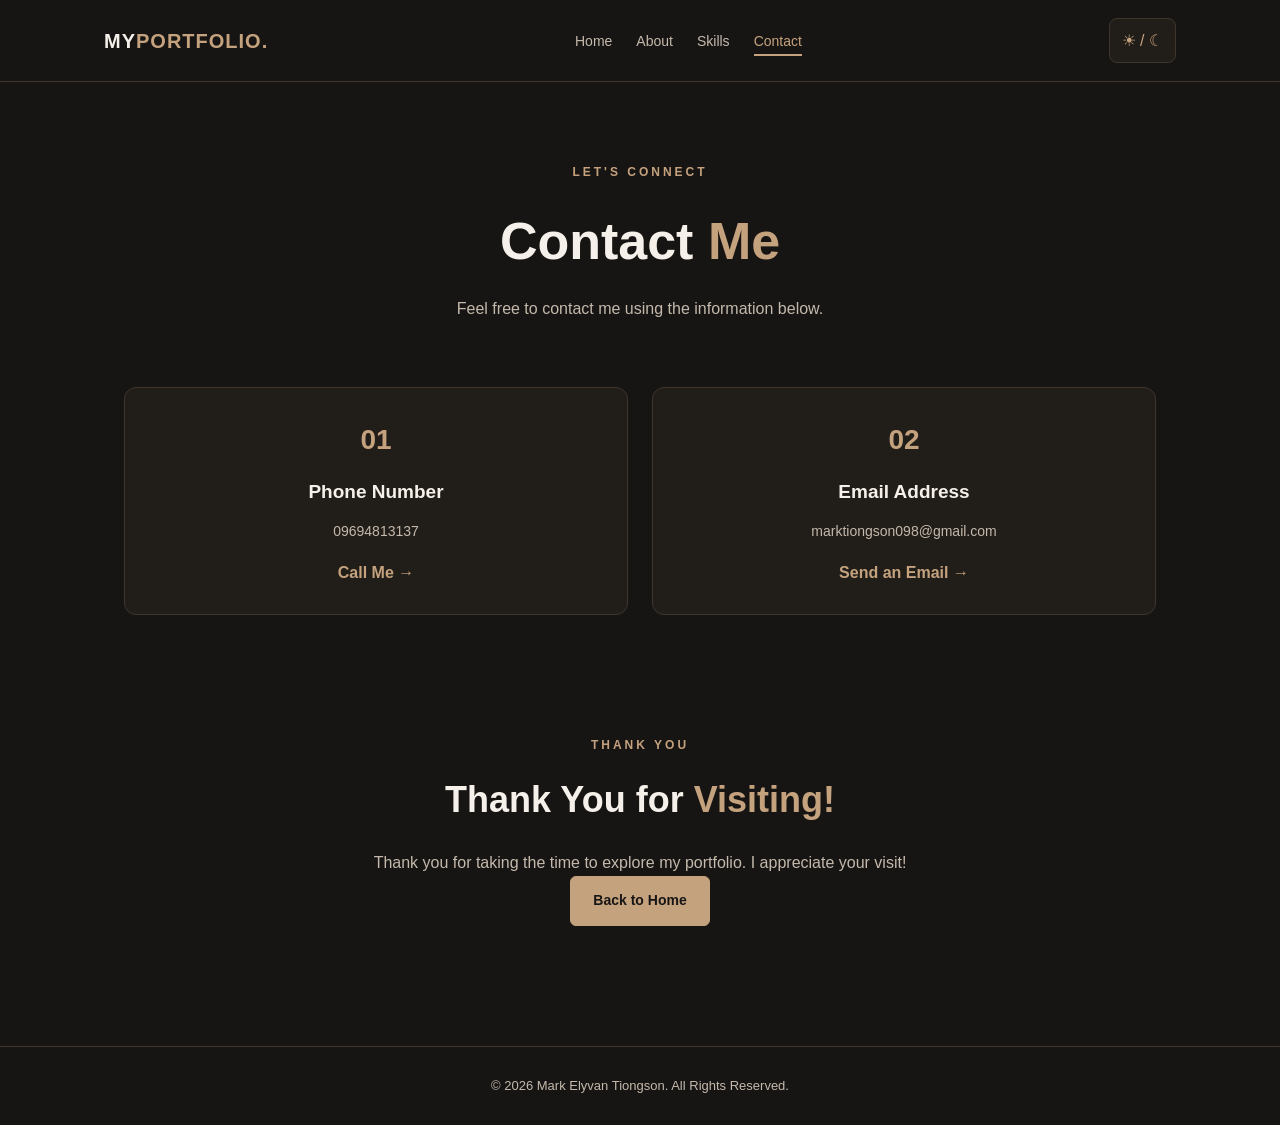
<file: contact.html>
<!DOCTYPE html>
<html lang="en">
<head>
    <meta charset="UTF-8">
    <meta name="viewport" content="width=device-width, initial-scale=1.0">
    <title>Contact | My Portfolio</title>
    <link rel="stylesheet" href="style.css">
    <script src="script.js" defer></script>
</head>
<body>

<header>
    <nav class="navbar">
        <a href="index.html" class="logo">MY<span>PORTFOLIO.</span></a>
        <ul class="nav-links">
            <li><a href="index.html">Home</a></li>
            <li><a href="about.html">About</a></li>
            <li><a href="skills.html">Skills</a></li>
            <li><a class="active" href="contact.html">Contact</a></li>
        </ul>
        <button id="themeToggle" class="theme-btn"
            aria-label="Toggle dark and light mode">☀ / ☾</button>
    </nav>
</header>

<main class="page-container">
    <section class="page-heading">
        <p class="eyebrow">LET'S CONNECT</p>
        <h1>Contact <span>Me</span></h1>
        <p>Feel free to contact me using the information below.</p>
    </section>

    <section class="contact-layout">
        <div class="card contact-card">
            <div class="card-icon">01</div>
            <h3>Phone Number</h3>
            <p>09694813137</p>
            <a href="tel:+63XXXXXXXXXX" class="text-link">
                Call Me →
            </a>
        </div>

        <div class="card contact-card">
            <div class="card-icon">02</div>
            <h3>Email Address</h3>
            <p>marktiongson098@gmail.com</p>
            <a href="mailto:youremail@example.com" class="text-link">
                Send an Email →
            </a>
        </div>
    </section>

    <section class="section intro-section">
        <p class="eyebrow">THANK YOU</p>
        <h2>Thank You for <span>Visiting!</span></h2>
        <p>
            Thank you for taking the time to explore my portfolio.
            I appreciate your visit!
        </p>
        <a href="index.html" class="btn">Back to Home</a>
    </section>
</main>

<footer>
    <p>© <span id="year"></span> Mark Elyvan Tiongson. All Rights Reserved.</p>
</footer>
<button id="backToTop" aria-label="Back to top">↑</button>
</body>
</html>
</file>
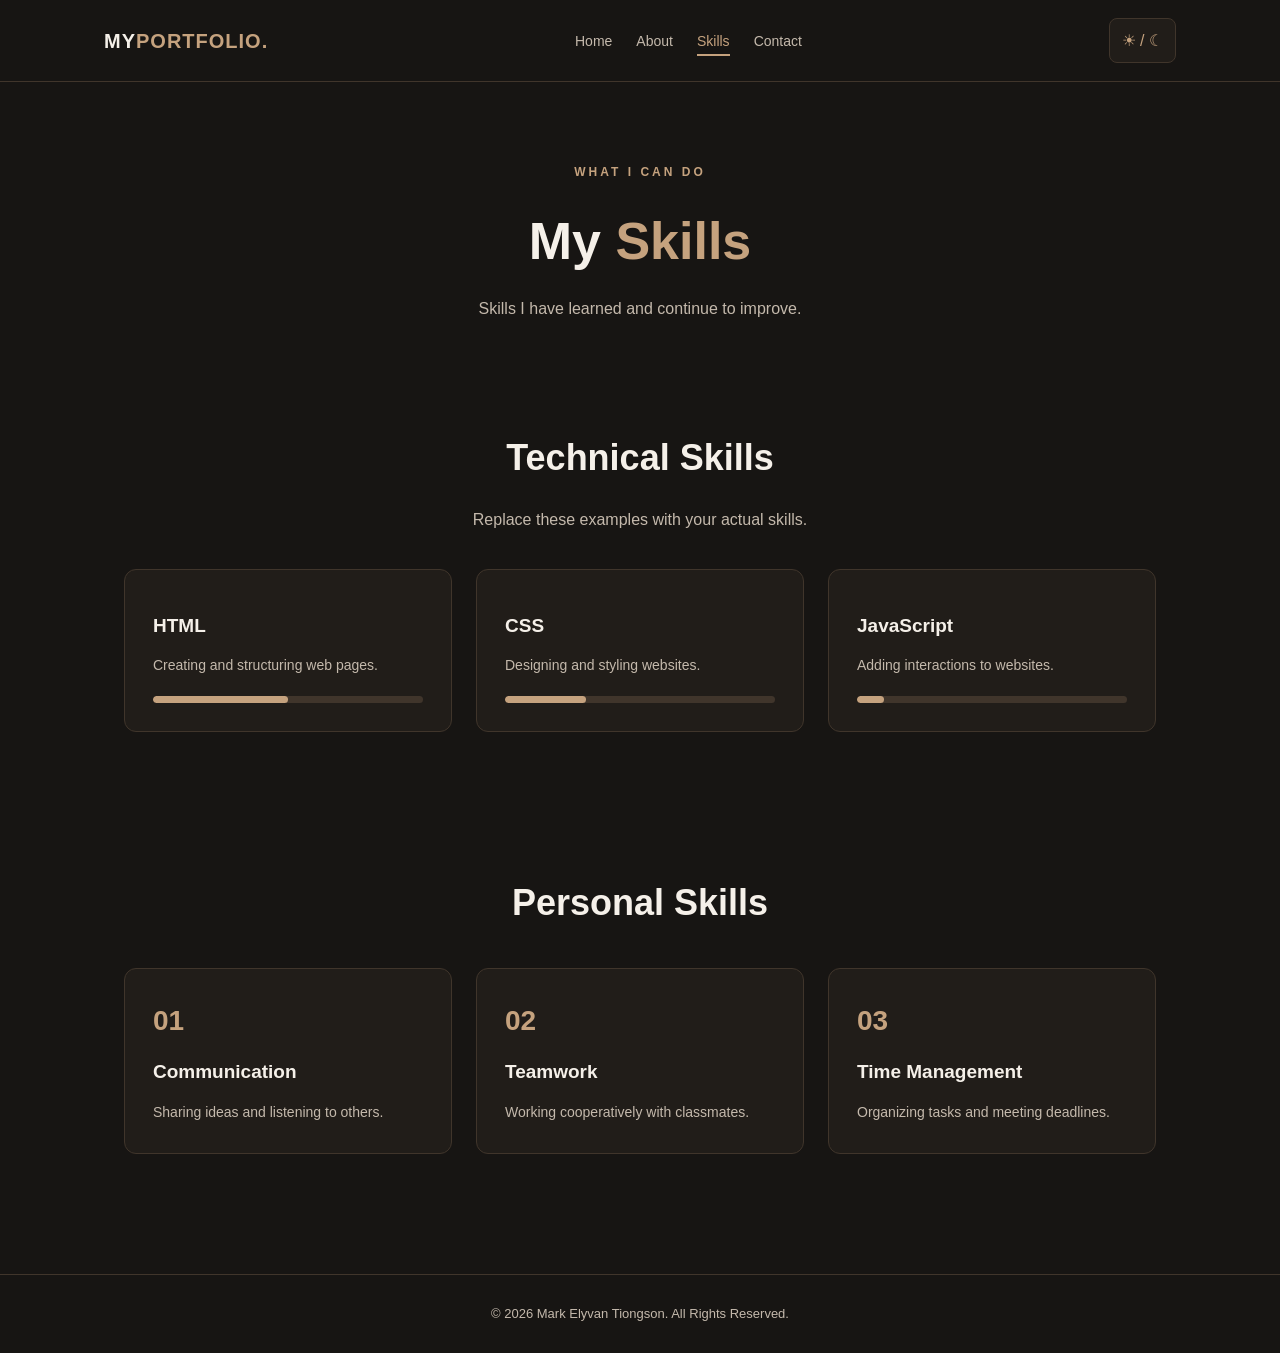
<file: skills.html>
<!DOCTYPE html>
<html lang="en">
<head>
    <meta charset="UTF-8">
    <meta name="viewport" content="width=device-width, initial-scale=1.0">
    <title>My Skills | My Portfolio</title>
    <link rel="stylesheet" href="style.css">
    <script src="script.js" defer></script>
</head>
<body>

<header>
    <nav class="navbar">
        <a href="index.html" class="logo">MY<span>PORTFOLIO.</span></a>
        <ul class="nav-links">
            <li><a href="index.html">Home</a></li>
            <li><a href="about.html">About</a></li>
            <li><a class="active" href="skills.html">Skills</a></li>
            <li><a href="contact.html">Contact</a></li>
        </ul>
        <button id="themeToggle" class="theme-btn"
            aria-label="Toggle dark and light mode">☀ / ☾</button>
    </nav>
</header>

<main class="page-container">
    <section class="page-heading">
        <p class="eyebrow">WHAT I CAN DO</p>
        <h1>My <span>Skills</span></h1>
        <p>Skills I have learned and continue to improve.</p>
    </section>

    <section class="section">
        <div class="section-heading">
            <h2>Technical Skills</h2>
            <p>Replace these examples with your actual skills.</p>
        </div>

        <div class="card-grid">
            <div class="card skill-card">
                <h3>HTML</h3>
                <p>Creating and structuring web pages.</p>
                <div class="skill-bar"><span style="width:50%"></span></div>
            </div>

            <div class="card skill-card">
                <h3>CSS</h3>
                <p>Designing and styling websites.</p>
                <div class="skill-bar"><span style="width:30%"></span></div>
            </div>

            <div class="card skill-card">
                <h3>JavaScript</h3>
                <p>Adding interactions to websites.</p>
                <div class="skill-bar"><span style="width:10%"></span></div>
            </div>
        </div>
    </section>

    <section class="section">
        <div class="section-heading">
            <h2>Personal Skills</h2>
        </div>

        <div class="card-grid">
            <div class="card">
                <div class="card-icon">01</div>
                <h3>Communication</h3>
                <p>Sharing ideas and listening to others.</p>
            </div>
            <div class="card">
                <div class="card-icon">02</div>
                <h3>Teamwork</h3>
                <p>Working cooperatively with classmates.</p>
            </div>
            <div class="card">
                <div class="card-icon">03</div>
                <h3>Time Management</h3>
                <p>Organizing tasks and meeting deadlines.</p>
            </div>
        </div>
    </section>
</main>

<footer>
    <p>© <span id="year"></span> Mark Elyvan Tiongson. All Rights Reserved.</p>
</footer>
<button id="backToTop" aria-label="Back to top">↑</button>
</body>
</html>
</file>
<file: style.css>
:root {
    --bg: #171513;
    --surface: #211d19;
    --surface-hover: #2b241e;
    --brown: #c5a27e;
    --brown-dark: #9b7856;
    --text: #f5f0e9;
    --muted: #c4b9ac;
    --border: #40352b;
    --shadow: rgba(0, 0, 0, 0.25);
}

body.light-mode {
    --bg: #f5f0e9;
    --surface: #ffffff;
    --surface-hover: #eee3d5;
    --brown: #896443;
    --brown-dark: #68482c;
    --text: #211d19;
    --muted: #62574d;
    --border: #d8c6b2;
    --shadow: rgba(55, 40, 25, 0.10);
}

* {
    margin: 0;
    padding: 0;
    box-sizing: border-box;
}

html {
    scroll-behavior: smooth;
    scroll-padding-top: 90px;
}

body {
    font-family: Arial, Helvetica, sans-serif;
    background: var(--bg);
    color: var(--text);
    line-height: 1.7;
    transition: background 0.3s, color 0.3s;
}

a {
    color: inherit;
    text-decoration: none;
}

button {
    font: inherit;
    cursor: pointer;
}

img {
    max-width: 100%;
}

header {
    position: sticky;
    top: 0;
    z-index: 100;
    background: var(--bg);
    border-bottom: 1px solid var(--border);
}

.navbar {
    max-width: 1200px;
    margin: auto;
    padding: 18px 5%;
    display: flex;
    align-items: center;
    justify-content: space-between;
    gap: 20px;
}

.logo {
    font-size: 20px;
    font-weight: 800;
    letter-spacing: 1px;
    white-space: nowrap;
}

.logo span {
    color: var(--brown);
}

.nav-links {
    display: flex;
    list-style: none;
    align-items: center;
    gap: 24px;
}

.nav-links a {
    color: var(--muted);
    font-size: 14px;
    transition: color 0.25s;
}

.nav-links a:hover,
.nav-links a.active {
    color: var(--brown);
}

.nav-links a.active {
    border-bottom: 2px solid var(--brown);
    padding-bottom: 5px;
}

.theme-btn {
    background: var(--surface);
    color: var(--brown);
    border: 1px solid var(--border);
    border-radius: 8px;
    padding: 8px 12px;
    white-space: nowrap;
}

.theme-btn:hover {
    background: var(--brown);
    color: var(--bg);
}


.hero {
    max-width: 1200px;
    min-height: 580px;
    margin: auto;
    padding: 80px 7%;
    display: flex;
    align-items: center;
    justify-content: space-between;
    gap: 60px;
}

.hero-text {
    flex: 1;
}

.eyebrow {
    color: var(--brown);
    font-size: 12px;
    font-weight: bold;
    letter-spacing: 3px;
    margin-bottom: 14px;
}

.hero h1 {
    font-size: clamp(36px, 5vw, 58px);
    line-height: 1.2;
    margin-bottom: 12px;
}

.hero h1 span,
h1 span,
h2 span {
    color: var(--brown);
}

.hero h2 {
    color: var(--muted);
    font-size: 19px;
    font-weight: normal;
    margin-bottom: 20px;
}

.hero-text > p:not(.eyebrow) {
    max-width: 530px;
    color: var(--muted);
    margin-bottom: 28px;
}

.hero-buttons {
    display: flex;
    flex-wrap: wrap;
    gap: 14px;
}

.btn {
    display: inline-block;
    background: var(--brown);
    color: #171513;
    padding: 12px 22px;
    border: 1px solid var(--brown);
    border-radius: 6px;
    font-size: 14px;
    font-weight: bold;
    transition: 0.25s;
}

.btn:hover {
    background: var(--brown-dark);
    border-color: var(--brown-dark);
    color: white;
    transform: translateY(-3px);
}

.btn-outline {
    background: transparent;
    color: var(--brown);
}

.btn-outline:hover {
    background: var(--brown);
    color: #171513;
}

.hero-image {
    position: relative;
    width: 300px;
    height: 370px;
    flex-shrink: 0;
    border: 2px solid var(--brown);
    border-radius: 150px 150px 18px 18px;
    background: var(--surface);
    overflow: hidden;
    box-shadow: 15px 15px 0 var(--surface-hover);
}

.hero-image img {
    width: 100%;
    height: 100%;
    object-fit: cover;
    position: relative;
    z-index: 2;
}

.image-placeholder {
    position: absolute;
    inset: 0;
    display: flex;
    align-items: center;
    justify-content: center;
    text-align: center;
    color: var(--brown);
    font-size: 14px;
    letter-spacing: 2px;
}


.section {
    max-width: 1200px;
    margin: auto;
    padding: 70px 7%;
}

.intro-section {
    text-align: center;
    max-width: 900px;
}

.intro-section h2,
.section-heading h2 {
    font-size: clamp(26px, 4vw, 36px);
    margin-bottom: 18px;
}

.intro-section > p:not(.eyebrow),
.section-heading > p:not(.eyebrow) {
    color: var(--muted);
}

.text-link {
    display: inline-block;
    color: var(--brown);
    font-weight: bold;
    margin-top: 15px;
    transition: 0.2s;
}

.text-link:hover {
    color: var(--brown-dark);
    transform: translateX(4px);
}

.section-heading {
    text-align: center;
    margin-bottom: 35px;
}


.card-grid {
    display: grid;
    grid-template-columns: repeat(3, minmax(0, 1fr));
    gap: 24px;
}

.card {
    display: block;
    background: var(--surface);
    border: 1px solid var(--border);
    border-radius: 12px;
    padding: 28px;
    transition: transform 0.25s, border-color 0.25s,
                background 0.25s, box-shadow 0.25s;
}

.card:hover {
    transform: translateY(-7px);
    border-color: var(--brown);
    background: var(--surface-hover);
    box-shadow: 0 12px 30px var(--shadow);
}

.card h3 {
    margin: 12px 0;
    color: var(--text);
    font-size: 19px;
}

.card p {
    color: var(--muted);
    font-size: 14px;
}

.card-icon {
    color: var(--brown);
    font-size: 28px;
    font-weight: bold;
}

.page-container {
    max-width: 1200px;
    margin: auto;
    min-height: 65vh;
}

.page-heading {
    padding: 80px 7% 35px;
    text-align: center;
}

.page-heading h1 {
    font-size: clamp(36px, 5vw, 52px);
    margin-bottom: 10px;
}

.page-heading > p:last-child {
    color: var(--muted);
}


.about-layout {
    padding: 40px 7% 70px;
    display: grid;
    grid-template-columns: 300px 1fr;
    gap: 50px;
    align-items: start;
}

.about-photo {
    height: 350px;
    background: var(--surface);
    border: 2px solid var(--brown);
    border-radius: 12px;
    overflow: hidden;
}

.about-photo img {
    width: 100%;
    height: 100%;
    object-fit: cover;
}

.about-content h2 {
    font-size: 30px;
    margin-bottom: 15px;
}

.about-content p {
    color: var(--muted);
    margin-bottom: 16px;
}

.about-content .btn {
    margin-top: 5px;
}

.more-info {
    margin-top: 22px;
    padding: 20px;
    background: var(--surface);
    border-left: 3px solid var(--brown);
    border-radius: 6px;
}

.more-info strong {
    color: var(--brown);
}

.hidden {
    display: none !important;
}


.skill-bar {
    height: 7px;
    width: 100%;
    background: var(--border);
    border-radius: 10px;
    margin-top: 18px;
    overflow: hidden;
}

.skill-bar span {
    display: block;
    height: 100%;
    background: var(--brown);
    border-radius: 10px;
}

.note {
    color: var(--muted);
    font-size: 13px;
    margin-top: 30px;
    padding: 18px;
    border-left: 3px solid var(--brown);
    background: var(--surface);
}


.contact-layout {
    padding: 30px 7% 50px;
    display: grid;
    grid-template-columns: repeat(2, minmax(0, 1fr));
    gap: 24px;
}

.contact-card {
    text-align: center;
    overflow-wrap: anywhere;
}


footer {
    padding: 28px 5%;
    margin-top: 50px;
    border-top: 1px solid var(--border);
    text-align: center;
    color: var(--muted);
    font-size: 13px;
}

footer p + p {
    margin-top: 5px;
}


#backToTop {
    position: fixed;
    right: 24px;
    bottom: 24px;
    display: none;
    width: 45px;
    height: 45px;
    border: none;
    border-radius: 50%;
    background: var(--brown);
    color: #171513;
    font-size: 23px;
    z-index: 99;
    box-shadow: 0 4px 15px var(--shadow);
}

#backToTop:hover {
    background: var(--brown-dark);
    color: white;
}


@media (max-width: 900px) {
    .navbar {
        flex-wrap: wrap;
    }

    .nav-links {
        order: 3;
        width: 100%;
        justify-content: center;
        flex-wrap: wrap;
        gap: 14px 20px;
    }

    .hero {
        gap: 35px;
    }

    .hero-image {
        width: 240px;
        height: 310px;
    }

    .card-grid {
        grid-template-columns: repeat(2, minmax(0, 1fr));
    }

    .about-layout {
        grid-template-columns: 230px 1fr;
        gap: 30px;
    }
}

@media (max-width: 600px) {
    .navbar {
        padding: 15px 5%;
    }

    .logo {
        font-size: 17px;
    }

    .nav-links {
        gap: 10px 15px;
    }

    .nav-links a {
        font-size: 12px;
    }

    .hero {
        padding: 55px 7%;
        flex-direction: column-reverse;
        text-align: center;
    }

    .hero-image {
        width: 220px;
        height: 280px;
    }

    .hero-buttons {
        justify-content: center;
    }

    .card-grid,
    .contact-layout {
        grid-template-columns: 1fr;
    }

    .section {
        padding: 50px 7%;
    }

    .page-heading {
        padding: 55px 7% 25px;
    }

    .about-layout {
        grid-template-columns: 1fr;
        padding: 25px 7% 50px;
    }

    .about-photo {
        width: 100%;
        max-width: 280px;
        margin: auto;
    }

    .about-content h2 {
        font-size: 25px;
    }

    .card {
        padding: 22px;
    }
}
</file>
